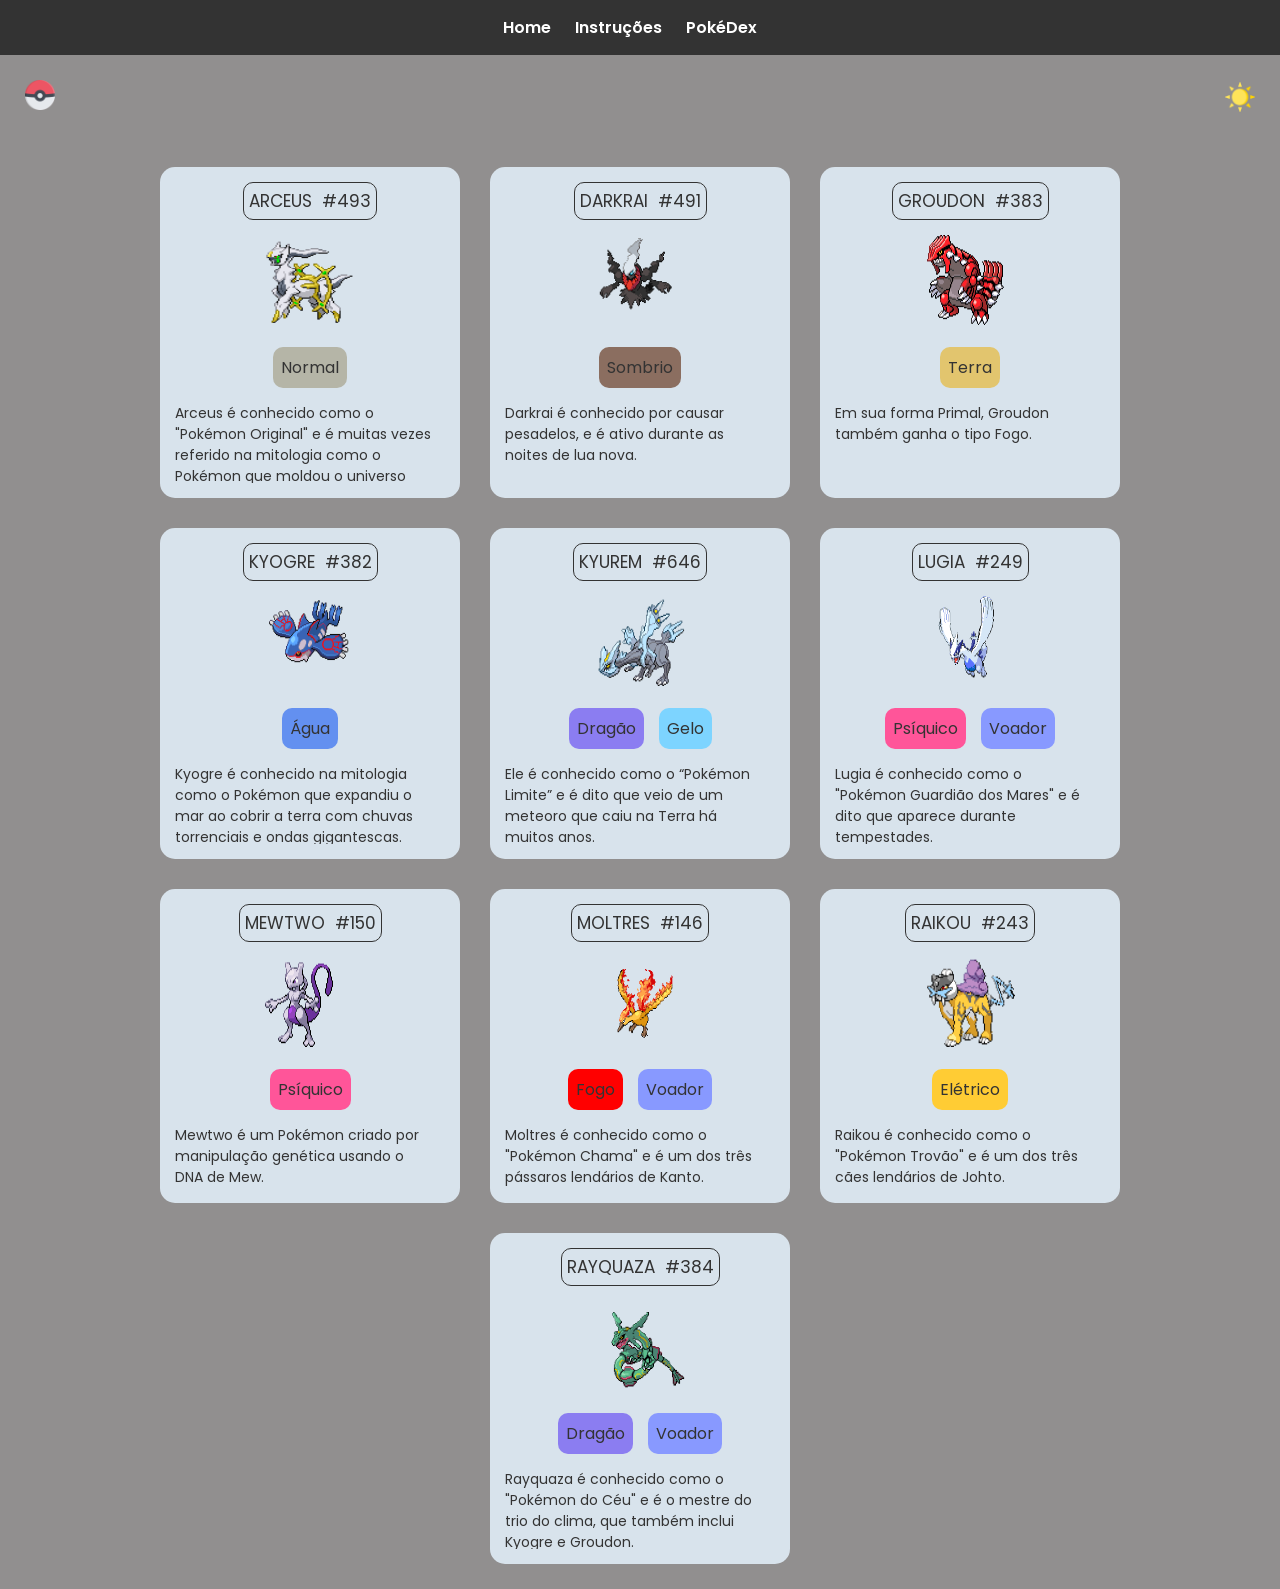
<file: Destaques.html>
<!DOCTYPE html>
<html lang="en">

<head>
    <meta charset="UTF-8">
    <meta http-equiv="X-UA-Compatible" content="IE=edge">
    <meta name="viewport" content="width=device-width, initial-scale=1.0">
    <title>Listagem Pókemon</title>

    <link rel="preconnect" href="https://fonts.googleapis.com">
    <link rel="preconnect" href="https://fonts.gstatic.com" crossorigin>
    <link href="https://fonts.googleapis.com/css2?family=Poppins:wght@300;500;800&display=swap" rel="stylesheet">

    <link rel="stylesheet" href="css/reset.css">
    <link rel="stylesheet" href="css/estilos.css">
    <link rel="stylesheet" href="css/scrollbar.css">

</head>

<body>

    <nav>
        <ul>
          <li><a href="index.html">Home</a></li>
          <li><a href="Destaques.html">Instruções</a></li>
          <li><a href="inicial.html">PokéDex</a></li>
        </ul>
      </nav>

    <header>
        <a href="index.html">
            <img src="./images/pokeball.png" alt="PokeBola" class="logo">
        </a>
        <button id="botao-alterar-tema">
            <img src="images/sun.png" alt="sol" class="imagem-botao">
        </button>
    </header>
    <main>
        <ul class="listagem-pokemon">
            <li class="cartao-pokemon">
                <div class="informacoes">
                    <span>Arceus</span>
                    <span>#493 </span>
                </div>
                <a href="https://pokemondb.net/pokedex/arceus">
                    <img src="images/Arceus.gif" alt="Arceus" class="gif" >
                </a>
                
                <ul class="tipos">
                    <li class="tipo-nor">Normal</li>
                    
                </ul>
                <p class="descricao">Arceus é conhecido como o "Pokémon Original" e é muitas vezes referido na mitologia como o Pokémon que moldou o universo com seus 1.000 braços.
            </li>

            <li class="cartao-pokemon" >
                <div class="informacoes">
                    <span>Darkrai</span>
                    <span>#491 </span>
                </div>
                 <a href="https://pokemondb.net/pokedex/Darkrai">           
                <img src="images/Darkrai.gif" alt="Darkrai" class="gif">
                  </a>
                <ul class="tipos">
                    <li class="tipo-som">Sombrio</li>
                </ul>
                <p class="descricao">Darkrai é conhecido por causar pesadelos, e é ativo durante as noites de lua nova.
            </li>

            <li class="cartao-pokemon">
                <div class="informacoes">
                    <span>Groudon</span>
                    <span>#383 </span>
                </div>
                <a href="https://pokemondb.net/pokedex/Groudon">
                    <img src="images/Groudon.gif" alt="Groudon" class="gif">
                </a>
                
                <ul class="tipos">
                    <li class="tipo-terra">Terra</li>
                </ul>
                <p class="descricao">Em sua forma Primal, Groudon também ganha o tipo Fogo.
            </li>

            <li class="cartao-pokemon">
                <div class="informacoes">
                    <span>Kyogre</span>
                    <span>#382</span>
                </div>
                <a href="https://pokemondb.net/pokedex/Kyogre">
                     <img src="images/Kyogre.gif" alt="Kyogre" class="gif">
                </a>
               
                <ul class="tipos">
                    <li class="tipo-agua">Água</li>
                </ul>
                <p class="descricao">Kyogre é conhecido na mitologia como o Pokémon que expandiu o mar ao cobrir a terra com chuvas torrenciais e ondas gigantescas.
            </li>

            <li class="cartao-pokemon">
                <div class="informacoes">
                    <span>Kyurem</span>
                    <span>#646</span>
                </div>
                <a href="https://pokemondb.net/pokedex/Kyurem">
                      <img src="images/Kyurem.gif" alt="Kyurem" class="gif">
                </a>
               
                <ul class="tipos">
                    <li class="tipo-dra">Dragão</li>
                    <li class="tipo-gelo">Gelo</li>
                </ul>
                <p class="descricao">Ele é conhecido como o “Pokémon Limite” e é dito que veio de um meteoro que caiu na Terra há muitos anos.
            </li>

            <li class="cartao-pokemon">
                <div class="informacoes">
                    <span>Lugia</span>
                    <span>#249</span>
                </div>
                <a href="https://pokemondb.net/pokedex/Lugia">
                     <img src="images/Lugia.gif" alt="Lugia" class="gif">
                </a>
                
                <ul class="tipos">
                    <li class="tipo-psi">Psíquico</li>
                    <li class="tipo-voador">Voador</li>
                </ul>
                <p class="descricao">Lugia é conhecido como o "Pokémon Guardião dos Mares" e é dito que aparece durante tempestades.
            </li>

            <li class="cartao-pokemon">
                <div class="informacoes">
                    <span>Mewtwo</span>
                    <span>#150</span>
                </div>
                <a href="https://pokemondb.net/pokedex/Mewtwo">
                      <img src="images/Mewtwo.gif" alt="Mewtwo" class="gif">
                </a>
               
                <ul class="tipos">
                    <li class="tipo-psi">Psíquico</li>
                </ul>
                <p class="descricao">Mewtwo é um Pokémon criado por manipulação genética usando o DNA de Mew.
            </li>

            <li class="cartao-pokemon">
                <div class="informacoes">
                    <span>Moltres</span>
                    <span>#146</span>
                </div>
                <a href="https://pokemondb.net/pokedex/Moltres">
                     <img src="images/Moltres.gif" alt="Moltres" class="gif">
                </a>
                
                <ul class="tipos">
                    <li class="tipo-fogo">Fogo</li>
                    <li class="tipo-voador">Voador</li>
                </ul>
                <p class="descricao">Moltres é conhecido como o "Pokémon Chama" e é um dos três pássaros lendários de Kanto.
            </li>

            <li class="cartao-pokemon">
                <div class="informacoes">
                    <span>Raikou</span>
                    <span>#243</span>
                </div>
                <a href="https://pokemondb.net/pokedex/Raikou">
                      <img src="images/Raikou.gif" alt="Raikou" class="gif">
                </a>
               
                <ul class="tipos">
                    <li class="tipo-ele">Elétrico</li>
                </ul>
                <p class="descricao">Raikou é conhecido como o "Pokémon Trovão" e é um dos três cães lendários de Johto.
            </li>

            <li class="cartao-pokemon">
                <div class="informacoes">
                    <span>Rayquaza</span>
                    <span>#384 </span>
                </div>
                <a href="https://pokemondb.net/pokedex/Rayquaza">
                     <img src="images/Rayquaza.gif" alt="Rayquaza" class="gif">
                </a>
                
                <ul class="tipos">
                    <li class="tipo-dra">Dragão</li>
                    <li class="tipo-voador">Voador</li>
                </ul>
                <p class="descricao">Rayquaza é conhecido como o "Pokémon do Céu" e é o mestre do trio do clima, que também inclui Kyogre e Groudon.
            </li>


        </ul>
    </main>
    <script src="./js/index.js"></script>
</body>

</html>
</file>
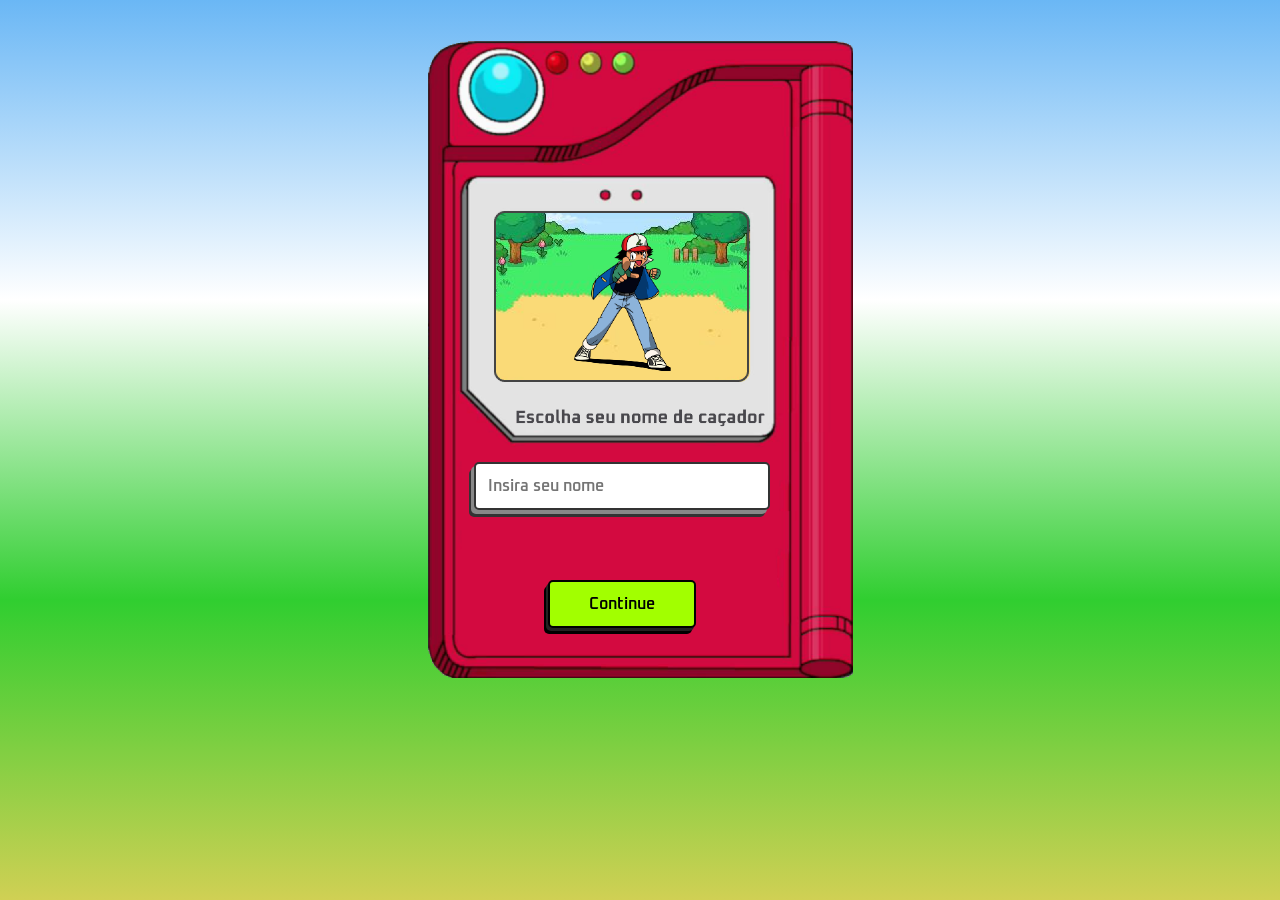
<file: login.html>
<!DOCTYPE html>
<html lang="PT-br">
<head>
    <meta charset="UTF-8">
    <meta name="viewport" content="width=device-width, initial-scale=1.0">
    <!-- Links -->
    <link rel="icon" href="./favicons/favicon-16x16.png">
    <link rel="stylesheet" href="./css/style2.css">

    <title>PokéDex</title>
</head>
<body>

    <main class="font">
        <form id="nameForm" class="form">
            <input
              type="text"
              id="nameInput"
              class="input__search"
              placeholder="Insira seu nome"
              required
            />
          
            <button type="submit" class="button">Continue</button> <!-- Movendo o botão para dentro do formulário -->
        </form>

        <img src="./images/PokeLogin.png" alt="pokedex" class="pokedex2">
    </main>

    <script>
        document.getElementById("nameForm").addEventListener("submit", function(event) {
            event.preventDefault(); // prevent the default form submission
            let name = document.getElementById("nameInput").value; // Obtendo o valor do campo de texto pelo ID
            if(name.trim() !== "") { // Verificando se o nome não está vazio
                // Redirecionar para index.html passando o nome como um parâmetro de consulta na URL
                window.location.href = "inicial.html?name=" + encodeURIComponent(name);
            } else {
                alert("Por favor, insira seu nome."); // Mostrar um alerta se o nome estiver vazio
            }
        });
    </script>
</body>
</html>
</file>
<file: css/estilos.css>
@import url('https://fonts.googleapis.com/css2?family=Oxanium:wght@300;400;500;600;700;800&display=swap');
@import url('https://fonts.googleapis.com/css2?family=Poppins:wght@300;400;500;600;700;800&display=swap');


/* Reset CSS */
* {
    margin: 0;
    padding: 0;
    box-sizing: border-box;
  }

body {
    font-family: 'poppins', sans-serif;
    max-width: 100%;
    margin: 0 auto;
    background-color: #5e5b5bad;
    color: #333333;
}

body.modo-escuro{
    background-color: #212121;
    color: #f5f5f5;

}

/* cabeçalho */
header {
    display: flex;
    justify-content: space-between;
    padding: 25px;
}

header .logo,
header .imagem-botao {
    width: 30px;
    transition: 0, 2s ease-in-out;
}

header #botao-alterar-tema {
    background: none;
    border: none;
    cursor: pointer;
}

header .logo:hover,
header .imagem-botao:hover,
main .cartao-pokemon:hover {
    transform: scale(1.05);
    cursor: pointer;

}

main {
    padding: 25px;
}

main .listagem-pokemon {
    display: flex;
    flex-wrap: wrap;
    gap: 30px;
    justify-content: center;
}

main .cartao-pokemon {
    background-color: #d8e3ec;
    max-width: 300px;
    padding: 15px;
    display: flex;
    flex-direction: column;
    align-items: center;
    gap: 15px;
    border-radius: 15px;
    transition: 0, 2s ease-in-out;
}

main .cartao-pokemon:hover {
    background-color: #96d9d6;
}

.modo-escuro .cartao-pokemon {
    background-color: #a8a8a8;
}

main .cartao-pokemon .informacoes {
    display: flex;
    justify-content: space-between;
    border: 1px solid #333333;
    border-radius: 10px;
}

main .cartao-pokemon .informacoes span {
    padding: 5px;
    text-transform: uppercase;
    font-size: 17px;
}

main .cartao-pokemon .gif {
    width: 90px;
    height: 90px;
}

main .cartao-pokemon .tipos {
    display: flex;
    gap: 15px;

}

main .cartao-pokemon .tipo-nor,
main .cartao-pokemon .tipo-som,
main .cartao-pokemon .tipo-terra,
main .cartao-pokemon .tipo-agua,
main .cartao-pokemon .tipo-dra,
main .cartao-pokemon .tipo-gelo {
    padding: 8px;
    border-radius: 10px;
}

main .cartao-pokemon .tipo-psi,
main .cartao-pokemon .tipo-voador,
main .cartao-pokemon .tipo-fogo,
main .cartao-pokemon .tipo-ele {
    padding: 8px;
    border-radius: 10px;

}

.tipo-nor {
    background-color: #B5B5A7;
}

.tipo-som {
    background-color: #8B6E60;
}

.tipo-terra {
    background-color: #E2C56E;
}

.tipo-agua {
    background-color: #6390f0;
}

.tipo-dra {
    background-color: #8B7DF1;
}

.tipo-gelo {
    background-color: #7DD4FF;
}

.tipo-psi {
    background-color: #FF5599;
}

.tipo-voador {
    background-color: #8899FF;
}

.tipo-fogo {
    background-color: #FF0000;
}

.tipo-ele {
    background-color: #FFCC34;
}



main .descricao {
    max-height: 80px;
    overflow-y: scroll;
    font-size: 14px;
    padding-right: 10px;
    
}


  
  /* Estilos para a barra de navegação */
  nav {
    margin-top: auto;
    background-color: #333;
    padding: 15px;
  }
  
  nav ul {
    list-style-type: none;
    text-align: center;
  }
  
  nav ul li {
    display: inline-block;
    margin-right: 20px;
  }
  
  nav ul li a {
    text-decoration: none;
    color: #fff;
    font-family: 'Poppins', sans-serif;
    font-weight: 600;
  }
</file>
<file: css/scrollbar.css>
*::-webkit-scrollbar{
  width: 12px;
}

*::-webkit-scrollbar-track{
    background-color: #f1e9e9;
}

*::-webkit-scrollbar-thumb{
    background-color: #582965;
    border-radius: 10px;
    border: 3px solid #ffffff;
}
</file>
<file: css/style2.css>
@import url('https://fonts.googleapis.com/css2?family=Oxanium:wght@300;400;500;600;700;800&display=swap');

* {
    margin: 0;
    padding: 0;
    box-sizing: border-box;
    font-family: 'Oxanium', cursive;
  }

  body {
    text-align: center;
    background: linear-gradient(to bottom, #6ab7f5, #fff, rgb(48, 206, 48), rgb(208, 208, 84));
    min-height: 100vh;
  }

  main {
    display: inline-block;
    margin-top: 2%;
    padding: 15px;
    position: relative;
  }

  .pokedex2 {
    width: 100%;
    max-width: 425px;
  }

  .form {
    position: absolute;
    width: 65%;
    top: 65%;
    left: 13.5%;
  }
  

  .input__search {
    font-family: 'Oxanium', cursive;
    width: 100%;
    padding: 4%;
    outline: none;
    border: 2px solid #333;
    border-radius: 5px;
    font-weight: 600;
    color: #3a444d;
    font-size: clamp(8px, 5vw, 1rem);
    box-shadow: -3px 4px 0 #888, -5px 7px 0 #333
  }

  .buttons {
    font-family: 'Oxanium', cursive;
    position: absolute;
    bottom: 10%;
    left: 50%;
    width: 65%;
    display: flex;
    gap: 20px;
  }

  .button {
    width: 50%;
    padding: 4%;
    border: 2px solid #000;
    border-radius: 5px;
    font-size: clamp(8px, 5vw, 1rem);
    font-weight: 600;
    color: rgb(0, 0, 0);
    background-color: #a2ff00;
    box-shadow: -2px 3px 0 #222, -4px 6px 0 #000;
    margin-top: 70px; /* Adicione margem acima do botão */
  }
  
  .button:active {
    box-shadow: inset -4px 4px 0 #fffcfc;
    font-size: 0.9rem;
  }
</file>
